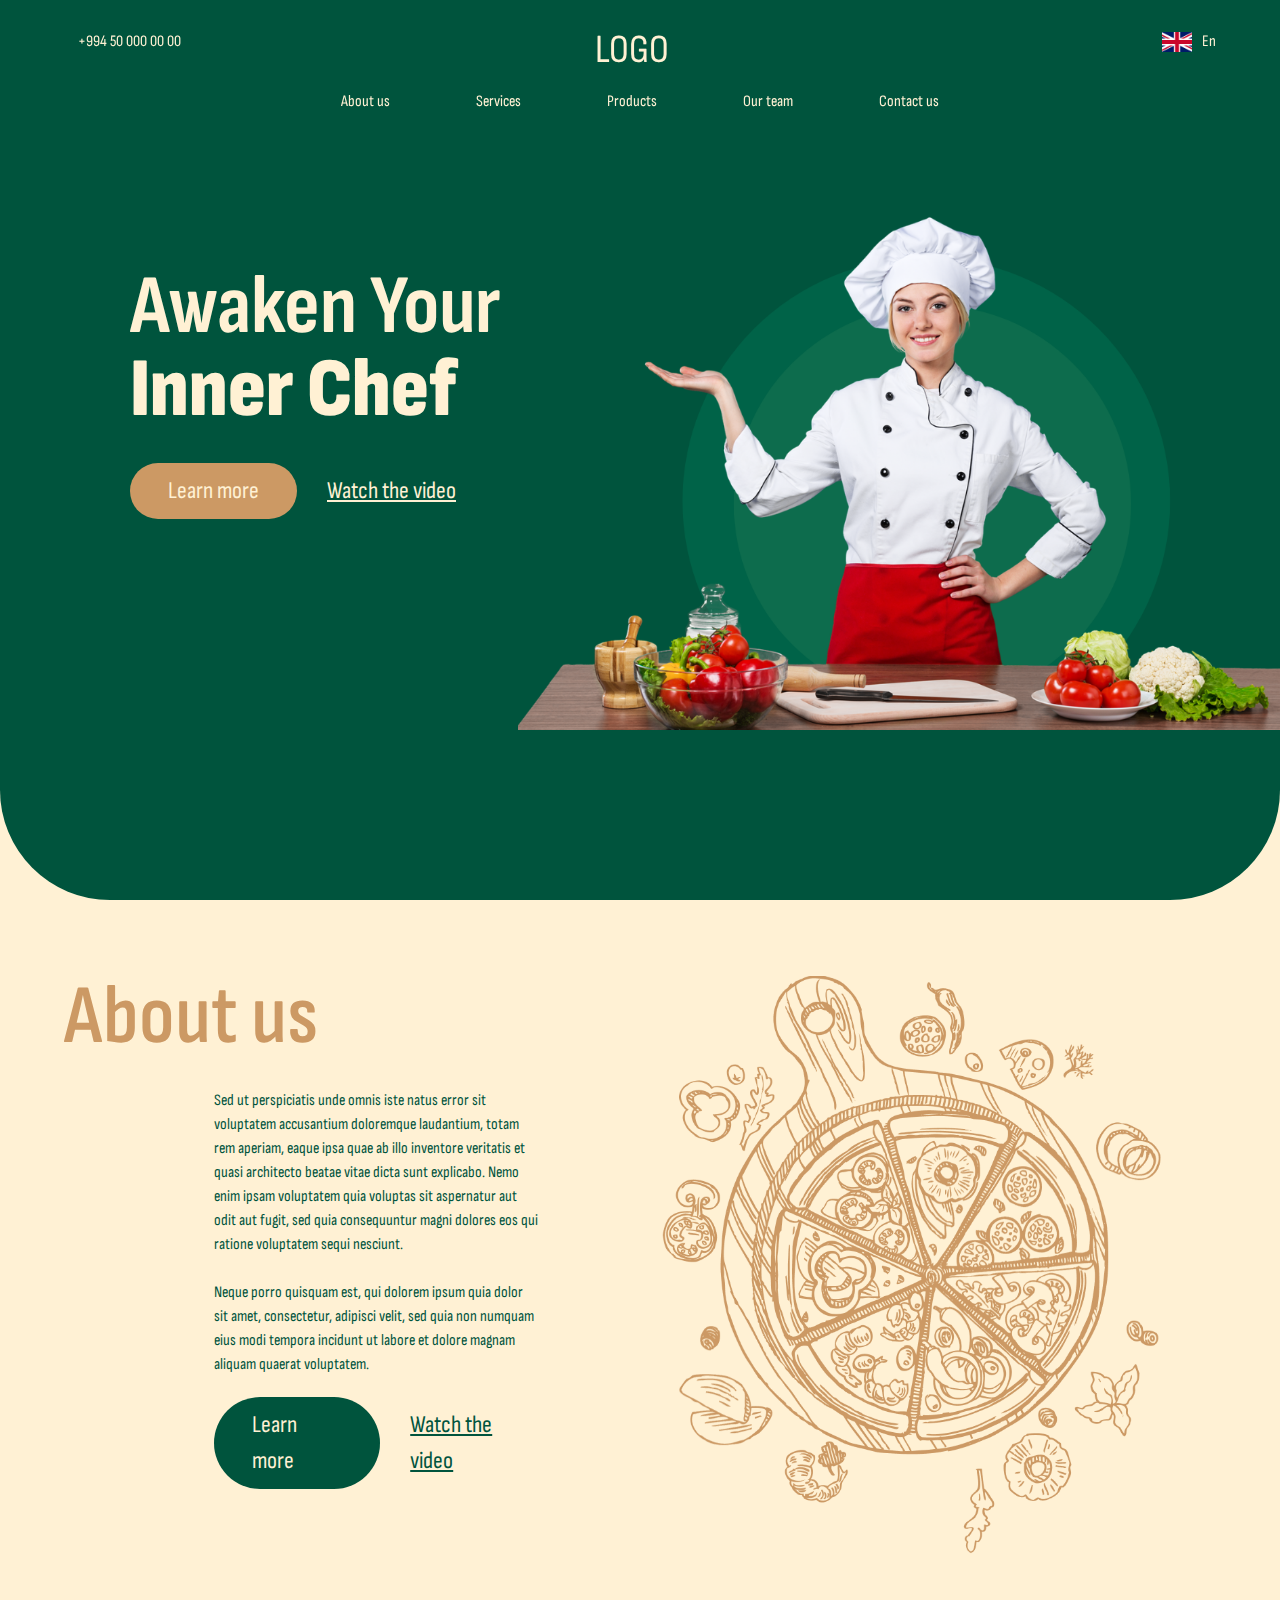
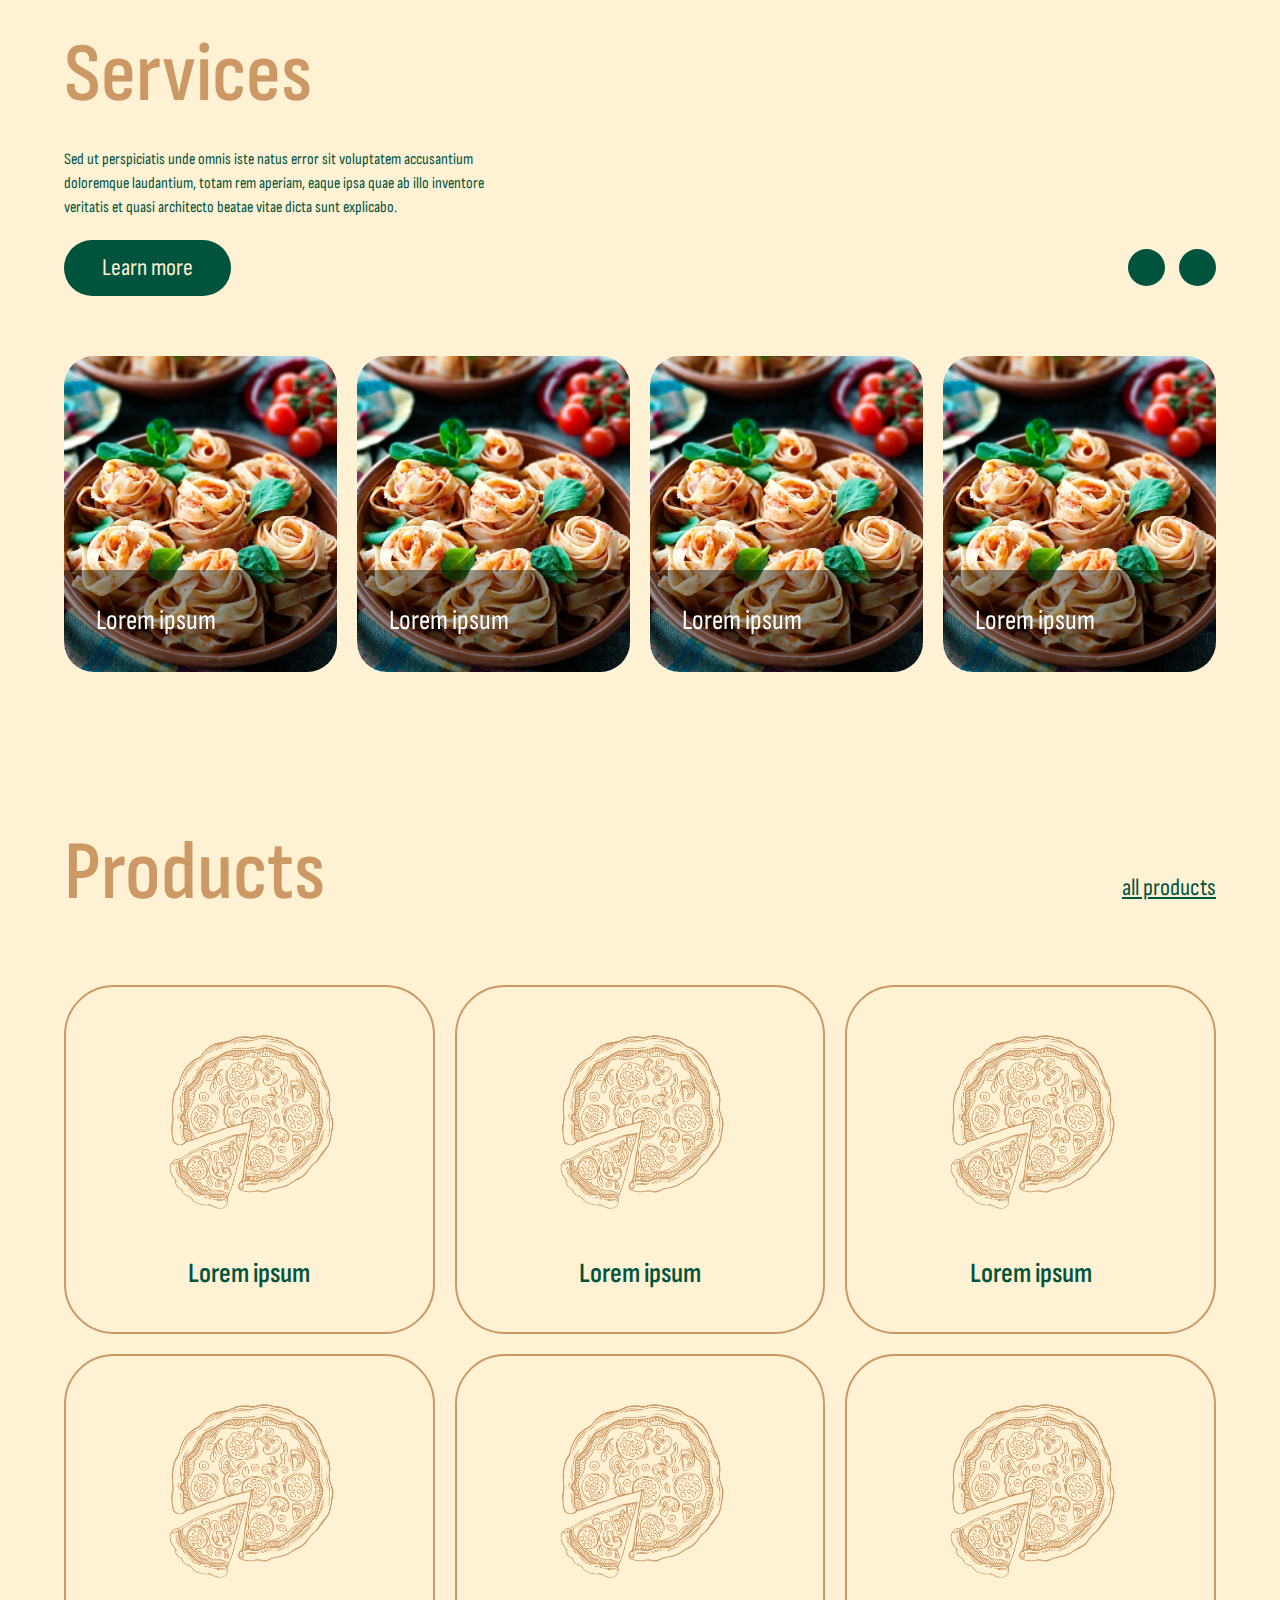
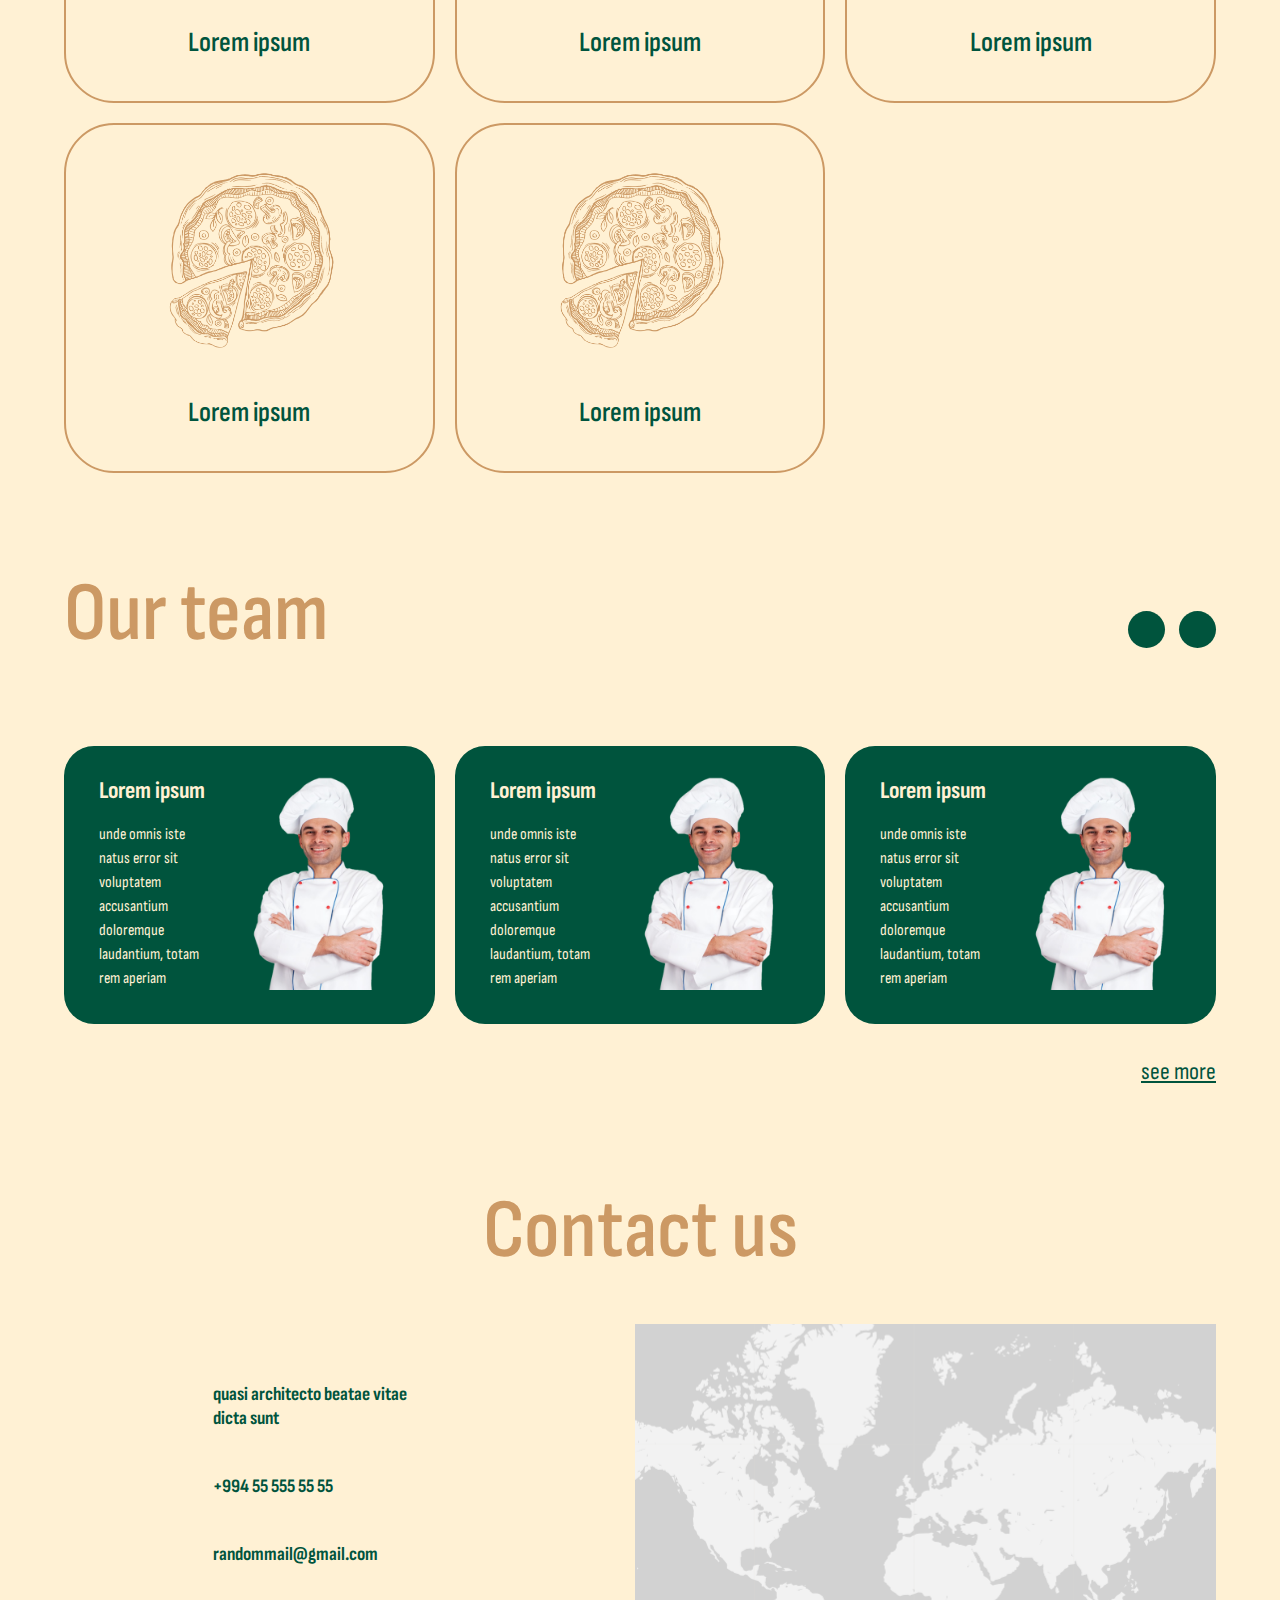
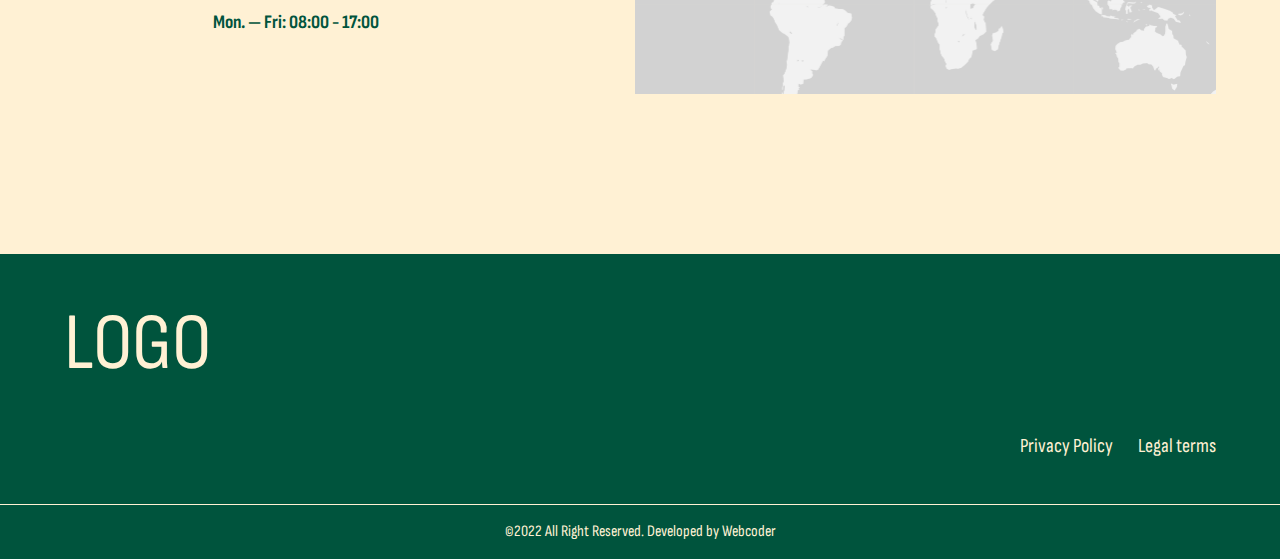
<file: index.html>
<!DOCTYPE html>
<html lang="en">
  <head>
    <meta charset="UTF-8" />
    <meta name="viewport" content="width=device-width, initial-scale=1.0" />
    <title>Chef</title>
    <link rel="stylesheet" href="./assets/css/style.css" />
    <link rel="stylesheet" href="./assets/css/general.css" />
    <link rel="stylesheet" href="./assets/css/main.css" />
    <link
      rel="stylesheet"
      href="https://cdnjs.cloudflare.com/ajax/libs/font-awesome/6.5.2/css/all.min.css"
      integrity="sha512-SnH5WK+bZxgPHs44uWIX+LLJAJ9/2PkPKZ5QiAj6Ta86w+fsb2TkcmfRyVX3pBnMFcV7oQPJkl9QevSCWr3W6A=="
      crossorigin="anonymous"
      referrerpolicy="no-referrer"
    />
    <link
      rel="stylesheet"
      href="https://cdn.jsdelivr.net/npm/swiper@11/swiper-bundle.min.css"
    />
  </head>
  <body>
    <header>
      <div class="overlay"></div>
      <nav class="navbar">
        <div class="container">
          <div class="header_top">
            <a href="#" class="phone">
              <i class="fa-solid fa-phone"></i>
              <span>+994 50 000 00 00</span>
            </a>
            <a href="index.html" class="logo">LOGO</a>
            <ul class="main_lang">
              <li class="en">
                <div class="en_img">
                  <img src="./assets/images/english.png" alt="" />
                </div>
                <a href="#" class="en">En</a>
              </li>
              <li class="ru toggle">
                <div class="ru_img">
                  <img src="./assets/images/russia.png" alt="" />
                </div>
                <a href="#">Ru</a>
              </li>
              <li class="az toggle">
                <div class="az_img">
                  <img src="./assets/images/azerbaijan.png" alt="" />
                </div>
                <a href="#">Az</a>
              </li>
              <ul class="lang">
                <li class="en toggle">
                  <div class="en_img">
                    <img src="./assets/images/english.png" alt="" />
                  </div>
                  <a href="#" class="en">En</a>
                </li>
                <li class="ru">
                  <div class="ru_img">
                    <img src="./assets/images/russia.png" alt="" />
                  </div>
                  <a href="#">Ru</a>
                </li>
                <li class="az">
                  <div class="az_img">
                    <img src="./assets/images/azerbaijan.png" alt="" />
                  </div>
                  <a href="#">Az</a>
                </li>
              </ul>
            </ul>
            <div class="menu"><i class="fa-solid fa-bars"></i></div>
          </div>
          <ul class="navbar_items">
            <li><a href="#">About us</a></li>
            <li><a href="#">Services</a></li>
            <li><a href="#">Products</a></li>
            <li><a href="#">Our team</a></li>
            <li><a href="#">Contact us</a></li>
            <li class="lang_item"></li>
            <ul class="main_lang">
              <li class="en">
                <div class="en_img">
                  <img src="./assets/images/english.png" alt="" />
                </div>
                <a href="#" class="en">En</a>
              </li>
              <li class="ru toggle">
                <div class="ru_img">
                  <img src="./assets/images/russia.png" alt="" />
                </div>
                <a href="#">Ru</a>
              </li>
              <li class="az toggle">
                <div class="az_img">
                  <img src="./assets/images/azerbaijan.png" alt="" />
                </div>
                <a href="#">Az</a>
              </li>
              <ul class="lang">
                <li class="en toggle">
                  <div class="en_img">
                    <img src="./assets/images/english.png" alt="" />
                  </div>
                  <a href="#" class="en">En</a>
                </li>
                <li class="ru">
                  <div class="ru_img">
                    <img src="./assets/images/russia.png" alt="" />
                  </div>
                  <a href="#">Ru</a>
                </li>
                <li class="az">
                  <div class="az_img">
                    <img src="./assets/images/azerbaijan.png" alt="" />
                  </div>
                  <a href="#">Az</a>
                </li>
              </ul>
            </ul>
            <li class="phone_item">
              <a href="#" class="phone">
                <i class="fa-solid fa-phone"></i>
                <span>+994 50 000 00 00</span>
              </a>
            </li>
            <li class="close-btn"><i class="fa-solid fa-xmark"></i></li>
          </ul>
        </div>
      </nav>
      <div class="header_main_block">
        <div class="header_main">
          <h1>Awaken Your <b>Inner Chef</b></h1>
          <div class="header_main_btns">
            <a href="#">Learn more</a>
            <a href="#">Watch the video</a>
          </div>
        </div>
        <div class="header_img">
          <img src="./assets/images/header1.png" alt="header_img" />
        </div>
      </div>
    </header>
    <main>
      <section class="about">
        <div class="container">
          <div class="about_text">
            <h2>About us</h2>
            <p>
              Sed ut perspiciatis unde omnis iste natus error sit voluptatem
              accusantium doloremque laudantium, totam rem aperiam, eaque ipsa
              quae ab illo inventore veritatis et quasi architecto beatae vitae
              dicta sunt explicabo. Nemo enim ipsam voluptatem quia voluptas sit
              aspernatur aut odit aut fugit, sed quia consequuntur magni dolores
              eos qui ratione voluptatem sequi nesciunt.<br /><br />
              Neque porro quisquam est, qui dolorem ipsum quia dolor sit amet,
              consectetur, adipisci velit, sed quia non numquam eius modi
              tempora incidunt ut labore et dolore magnam aliquam quaerat
              voluptatem.
            </p>
            <div class="about_text_btns">
              <a href="#">Learn more</a>
              <a href="#">Watch the video</a>
            </div>
          </div>
          <div class="about_img">
            <img src="./assets/images/about.png" alt="about" />
          </div>
        </div>
      </section>
      <section class="services">
        <div class="container">
          <h2>Services</h2>
          <p class="services_p">
            Sed ut perspiciatis unde omnis iste natus error sit voluptatem
            accusantium doloremque laudantium, totam rem aperiam, eaque ipsa
            quae ab illo inventore veritatis et quasi architecto beatae vitae
            dicta sunt explicabo.
          </p>
          <div class="services_btns">
            <a href="#" class="learn_more">Learn more</a>
            <div class="services_nav_btns">
              <a href="#" class="prev_btn"
                ><i class="fa-solid fa-chevron-left"></i
              ></a>
              <a href="#" class="next_btn"
                ><i class="fa-solid fa-chevron-right"></i
              ></a>
            </div>
          </div>
          <div class="swiper mySwiper">
            <div class="swiper-wrapper">
              <div class="swiper-slide">
                <img src="./assets/images/services.jpg" alt="services" />
                <p class="slide1_text">Lorem ipsum</p>
              </div>
              <div class="swiper-slide">
                <img src="./assets/images/services.jpg" alt="services" />
                <p class="slide1_text">Lorem ipsum</p>
              </div>
              <div class="swiper-slide">
                <img src="./assets/images/services.jpg" alt="services" />
                <p class="slide1_text">Lorem ipsum</p>
              </div>
              <div class="swiper-slide">
                <img src="./assets/images/services.jpg" alt="services" />
                <p class="slide1_text">Lorem ipsum</p>
              </div>
              <div class="swiper-slide">
                <img src="./assets/images/services.jpg" alt="services" />
                <p class="slide1_text">Lorem ipsum</p>
              </div>
              <div class="swiper-slide">
                <img src="./assets/images/services.jpg" alt="services" />
                <p class="slide1_text">Lorem ipsum</p>
              </div>
              <div class="swiper-slide">
                <img src="./assets/images/services.jpg" alt="services" />
                <p class="slide1_text">Lorem ipsum</p>
              </div>
              <div class="swiper-slide">
                <img src="./assets/images/services.jpg" alt="services" />
                <p class="slide1_text">Lorem ipsum</p>
              </div>
              <div class="swiper-slide">
                <img src="./assets/images/services.jpg" alt="services" />
                <p class="slide1_text">Lorem ipsum</p>
              </div>
            </div>
          </div>
        </div>
      </section>
      <section class="products">
        <div class="container">
          <div class="products_top">
            <h2>Products</h2>
            <a href="#" class="products_btn first">all products</a>
          </div>
          <div class="products_block">
            <div class="products_item">
              <div class="products_img">
                <img src="./assets/images/products_1.png" alt="" />
              </div>
              <p>Lorem ipsum</p>
            </div>
            <div class="products_item">
              <div class="products_img">
                <img src="./assets/images/products_1.png" alt="" />
              </div>
              <p>Lorem ipsum</p>
            </div>
            <div class="products_item">
              <div class="products_img">
                <img src="./assets/images/products_1.png" alt="" />
              </div>
              <p>Lorem ipsum</p>
            </div>
            <div class="products_item">
              <div class="products_img">
                <img src="./assets/images/products_1.png" alt="" />
              </div>
              <p>Lorem ipsum</p>
            </div>
            <div class="products_item">
              <div class="products_img">
                <img src="./assets/images/products_1.png" alt="" />
              </div>
              <p>Lorem ipsum</p>
            </div>
            <div class="products_item">
              <div class="products_img">
                <img src="./assets/images/products_1.png" alt="" />
              </div>
              <p>Lorem ipsum</p>
            </div>
            <div class="products_item">
              <div class="products_img">
                <img src="./assets/images/products_1.png" alt="" />
              </div>
              <p>Lorem ipsum</p>
            </div>
            <div class="products_item">
              <div class="products_img">
                <img src="./assets/images/products_1.png" alt="" />
              </div>
              <p>Lorem ipsum</p>
            </div>
          </div>
          <a href="#" class="products_btn second">all products</a>
        </div>
      </section>
      <section class="our_team">
        <div class="container">
          <div class="our_team_top">
            <h2>Our team</h2>
            <div class="services_nav_btns">
              <a href="#" class="prev_btn"
                ><i class="fa-solid fa-chevron-left"></i
              ></a>
              <a href="#" class="next_btn"
                ><i class="fa-solid fa-chevron-right"></i
              ></a>
            </div>
          </div>
          <div class="swiper mySwiper2">
            <div class="swiper-wrapper">
              <div class="swiper-slide">
                <div class="slide_text">
                  <h5>Lorem ipsum</h5>
                  <p>
                    unde omnis iste natus error sit voluptatem accusantium
                    doloremque laudantium, totam rem aperiam
                  </p>
                </div>
                <div class="slide_img">
                  <img src="./assets/images/our_team.png" alt="services" />
                </div>
              </div>
              <div class="swiper-slide">
                <div class="slide_text">
                  <h5>Lorem ipsum</h5>
                  <p>
                    unde omnis iste natus error sit voluptatem accusantium
                    doloremque laudantium, totam rem aperiam
                  </p>
                </div>
                <div class="slide_img">
                  <img src="./assets/images/our_team.png" alt="services" />
                </div>
              </div>
              <div class="swiper-slide">
                <div class="slide_text">
                  <h5>Lorem ipsum</h5>
                  <p>
                    unde omnis iste natus error sit voluptatem accusantium
                    doloremque laudantium, totam rem aperiam
                  </p>
                </div>
                <div class="slide_img">
                  <img src="./assets/images/our_team.png" alt="services" />
                </div>
              </div>
              <div class="swiper-slide">
                <div class="slide_text">
                  <h5>Lorem ipsum</h5>
                  <p>
                    unde omnis iste natus error sit voluptatem accusantium
                    doloremque laudantium, totam rem aperiam
                  </p>
                </div>
                <div class="slide_img">
                  <img src="./assets/images/our_team.png" alt="services" />
                </div>
              </div>
              <div class="swiper-slide">
                <div class="slide_text">
                  <h5>Lorem ipsum</h5>
                  <p>
                    unde omnis iste natus error sit voluptatem accusantium
                    doloremque laudantium, totam rem aperiam
                  </p>
                </div>
                <div class="slide_img">
                  <img src="./assets/images/our_team.png" alt="services" />
                </div>
              </div>
              <div class="swiper-slide">
                <div class="slide_text">
                  <h5>Lorem ipsum</h5>
                  <p>
                    unde omnis iste natus error sit voluptatem accusantium
                    doloremque laudantium, totam rem aperiam
                  </p>
                </div>
                <div class="slide_img">
                  <img src="./assets/images/our_team.png" alt="services" />
                </div>
              </div>
              <div class="swiper-slide">
                <div class="slide_text">
                  <h5>Lorem ipsum</h5>
                  <p>
                    unde omnis iste natus error sit voluptatem accusantium
                    doloremque laudantium, totam rem aperiam
                  </p>
                </div>
                <div class="slide_img">
                  <img src="./assets/images/our_team.png" alt="services" />
                </div>
              </div>
              <div class="swiper-slide">
                <div class="slide_text">
                  <h5>Lorem ipsum</h5>
                  <p>
                    unde omnis iste natus error sit voluptatem accusantium
                    doloremque laudantium, totam rem aperiam
                  </p>
                </div>
                <div class="slide_img">
                  <img src="./assets/images/our_team.png" alt="services" />
                </div>
              </div>
              <div class="swiper-slide">
                <div class="slide_text">
                  <h5>Lorem ipsum</h5>
                  <p>
                    unde omnis iste natus error sit voluptatem accusantium
                    doloremque laudantium, totam rem aperiam
                  </p>
                </div>
                <div class="slide_img">
                  <img src="./assets/images/our_team.png" alt="services" />
                </div>
              </div>
            </div>
          </div>
          <div class="our_team_btn">
            <a href="#">see more</a>
          </div>
        </div>
      </section>
      <section class="contact">
        <div class="container">
          <h2>Contact us</h2>
          <div class="contact_block">
            <div class="contact_text">
              <ul class="contact_list">
                <li>
                  <a href="#"
                    ><i class="fa-solid fa-location-dot"></i
                    ><span>quasi architecto beatae vitae dicta sunt</span></a
                  >
                </li>
                <li>
                  <a href="#"
                    ><i class="fa-solid fa-phone"></i>
                    <span>+994 55 555 55 55</span></a
                  >
                </li>
                <li>
                  <a href="#"
                    ><i class="fa-solid fa-envelope"></i
                    ><span>randommail@gmail.com</span></a
                  >
                </li>
                <li>
                  <a href="#"
                    ><i class="fa-solid fa-clock"></i
                    ><span>Mon. — Fri: 08:00 - 17:00 </span></a
                  >
                </li>
              </ul>
            </div>
            <div class="contact_img">
              <img src="./assets/images/contact.png" alt="map" />
            </div>
          </div>
        </div>
      </section>
    </main>
    <footer class="footer">
      <div class="container">
        <p class="footer_logo">LOGO</p>
        <div class="footer_block">
          <div class="social">
            <a href=""><i class="fa-brands fa-square-facebook"></i></a
            ><a href=""><i class="fa-brands fa-instagram"></i></a
            ><a href=""><i class="fa-brands fa-square-twitter"></i></a>
          </div>
          <div class="terms">
            <a href="">Privacy Policy</a>
            <a href="">Legal terms </a>
          </div>
        </div>
      </div>
      <div class="copyright">
        <p>©2022 All Right Reserved. Developed by <a href="#">Webcoder</a></p>
      </div>
    </footer>
    <a id="scroll_top" href="#"><i class="fa-solid fa-chevron-up"></i></a>

    <script src="https://cdn.jsdelivr.net/npm/swiper@11/swiper-bundle.min.js"></script>
    <script src="./assets/js/main.js"></script>
    <script src="./assets/js/slider.js"></script>
  </body>
</html>
</file>
<file: assets/css/style.css>
@import url("https://fonts.googleapis.com/css2?family=Sofia+Sans+Condensed:ital,wght@0,1..1000;1,1..1000&display=swap");

* {
  margin: 0;
  padding: 0;
  box-sizing: border-box;
  font-family: "Sofia Sans Condensed", sans-serif;
}

html {
  font-size: 62.5%;
}
html.active {
  overflow: hidden;
}

body {
  background-color: rgba(255, 241, 212, 1);
  font-size: 1.6rem;
  line-height: 2.4rem;
}

h2 {
  color: rgba(204, 153, 100, 1);
  font-size: clamp(4.4rem, 4.107vw + 3.086rem, 9rem);
  font-weight: 600;
  line-height: clamp(4.4rem, 4.107vw + 3.086rem, 9rem);
  margin-bottom: 3rem;
}

.container {
  width: 90%;
  height: 100%;
  max-width: 138rem;
  margin: 0 auto;
}

a {
  text-decoration: none;
}

ul {
  list-style: none;
}

img {
  width: 100%;
  height: 100%;
  object-fit: cover;
}
</file>
<file: assets/css/general.css>
/* header */

header {
  height: 100dvh;
  background-color: #00543d;
  border-bottom-left-radius: 11rem;
  border-bottom-right-radius: 11rem;
  position: relative;
  overflow: hidden;
  z-index: 12;
}

.navbar {
  width: 100%;
  top: 0;
  padding-top: 3rem;
  position: fixed;
  z-index: 12;
  color: rgba(255, 241, 212, 1);
}

.nav_scrolled {
  animation-name: fadeInDown;
  animation-duration: 1s;
  background-color: rgba(255, 241, 212, 1);
  color: #00543d;
  box-shadow: 0 12px 6px rgba(0, 0, 0, 0.06);
}

@keyframes fadeInDown {
  0% {
    opacity: 0;
    transform: translateY(-20%);
  }
  100% {
    opacity: 1;
    transform: translateY(0);
  }
}

.navbar .container .navbar_el {
  color: rgba(0, 84, 61, 1);
}

.navbar .container {
  display: flex;
  flex-direction: column;
  gap: 2rem;
}

.navbar .container a {
  color: rgba(255, 241, 212, 1);
}

.header_top {
  display: flex;
  align-items: flex-start;
  justify-content: space-between;
}

.phone {
  display: flex;
  align-items: center;
  gap: 1.4rem;
}

.logo {
  font-size: 4rem;
  line-height: 4rem;
  margin-right: 8rem;
}

.main_lang {
  position: relative;
  cursor: pointer;
}

.lang {
  position: absolute;
  left: 0;
  top: 120%;
  display: flex;
  flex-direction: column;
  align-items: flex-start;
  justify-content: center;
  gap: 0.5rem;
  cursor: pointer;
  opacity: 0;
  visibility: hidden;
  transition: all 0.3s linear;
}

.main_lang:hover .lang {
  opacity: 1;
  visibility: visible;
}

.en_img,
.ru_img,
.az_img {
  width: 3rem;
  height: 2rem;
}

.en,
.ru,
.az {
  display: flex;
  align-items: center;
  gap: 1rem;
}

.menu {
  display: none;
}

.navbar_items {
  display: flex;
  justify-content: center;
  gap: 8.6rem;
}
.navbar_items .close-btn {
  position: absolute;
  top: 2rem;
  right: 2rem;
  display: none;
  color: #00543d;
}

.navbar_items .main_lang {
  display: none;
}

.navbar_items .lang_item,
.navbar_items .phone_item {
  display: none;
}

.overlay {
  position: fixed;
  top: 0;
  left: 0;
  right: 0;
  z-index: 10;
  width: 100%;
  height: 100vh;
  background-color: #191919bf;
  transition: all 0.3s linear;
  opacity: 0;
  visibility: hidden;
}
.overlay.active {
  opacity: 1;
  visibility: visible;
}

/* footer */

.footer {
  padding-top: 5rem;
  margin-top: 16rem;
  background-color: rgba(0, 84, 61, 1);
  color: rgba(255, 241, 212, 1);
}

.footer .footer_logo {
  font-size: 8rem;
  line-height: 8rem;
}

.footer_block {
  margin-top: 5rem;
  display: flex;
  justify-content: space-between;
}

.social {
  display: flex;
  gap: 2.5rem;
}

.terms {
  display: flex;
  gap: 2.5rem;
}

.footer_block a {
  color: rgba(255, 241, 212, 1);
  font-size: 2rem;
}

.copyright {
  margin-top: 4.6rem;
  border-top: 1px solid rgba(255, 241, 212, 1);
}

.copyright p {
  text-align: center;
  padding: 1.5rem 0;
}

.copyright a {
  color: rgba(255, 241, 212, 1);
}

/* scroll_top button */

#scroll_top {
  display: inline-block;
  position: fixed;
  width: 5rem;
  height: 5rem;
  line-height: 5rem;
  z-index: 10;
  bottom: 26px;
  right: 26px;
  font-size: 15px;
  cursor: pointer;
  background-color: rgba(0, 0, 0, 0.25);
  color: #fff;
  border-radius: 50%;
  text-align: center;
  display: none;
  transition: background-color 0.3s linear;
}

#scroll_top:hover {
  background-color: #2250fc;
}

/* media query */

@media screen and (max-width: 992px) {
  .footer {
    margin-top: 0;
  }
}

@media screen and (max-width: 660px) {
  .navbar_items {
    gap: 4rem;
  }
}

@media screen and (max-width: 480px) {
  .phone {
    display: none;
  }
  .main_lang {
    display: none;
  }
  .menu {
    display: block;
  }
  .navbar_items {
    position: fixed;
    top: 0;
    left: -100%;
    height: 100%;
    width: 100%;
    background-color: rgba(255, 241, 212, 1);
    flex-direction: column;
    justify-content: center;
    align-items: center;
    font-size: 3rem;
    gap: 3rem;
    padding: 40px;
    transition: all 0.3s linear;
    z-index: 12;
  }
  .navbar_items.active {
    left: 0;
  }
  .navbar_items .close-btn {
    display: block;
  }
  .navbar_items .lang_item,
  .navbar_items .phone_item {
    display: block;
    margin-top: 4rem;
  }
  .navbar_items .main_lang {
    display: flex;
  }
  .navbar_items .phone_item .phone {
    display: flex;
  }

  .navbar .container .navbar_items li a {
    color: #00543d;
  }
  .footer_block {
    margin-top: 2.7rem;
    flex-direction: column;
    gap: 5.6rem;
  }
  .terms {
    flex-direction: column;
  }
}
</file>
<file: assets/css/main.css>
.header_main_block {
  display: flex;
  justify-content: center;
  align-items: flex-start;
  margin-top: 17rem;
}

.header_main h1 {
  max-width: 58rem;
  margin: 9.6rem 0 3rem 13rem;
  font-size: clamp(4.4rem, 4.107vw + 3.086rem, 9rem);
  line-height: clamp(4.4rem, 4.107vw + 3.086rem, 9rem);
  color: rgba(255, 241, 212, 1);
}

.header_main_btns {
  margin-left: 13rem;
  display: flex;
  flex-wrap: wrap;
  align-items: center;
  gap: 3rem;
  font-size: 2.4rem;
  line-height: 3.6rem;
}

.header_main_btns a:first-child {
  color: rgba(255, 241, 212, 1);
  background-color: rgba(204, 153, 100, 1);
  border-radius: 7rem;
  padding: 1rem 3.8rem;
}

.header_main_btns a:last-child {
  color: rgba(255, 241, 212, 1);
  text-decoration: underline;
}

.header_img {
  overflow: hidden;
  max-width: 93rem;
  position: relative;
  bottom: -3.5rem;
  right: 0;
}

.toggle {
  display: none;
}

/* about section */

.about {
  margin-top: 7.6rem;
}

.about .container {
  display: flex;
  gap: 10.7rem;
}

.about_text p {
  margin: 0 0 2rem 15rem;
  max-width: 56rem;
  color: rgba(0, 84, 61, 1);
}

.about_text_btns {
  margin-left: 15rem;
  display: flex;
  align-items: center;
  gap: 3rem;
  font-size: 2.4rem;
  line-height: 3.6rem;
}

.about_text_btns a:first-child {
  color: rgba(255, 241, 212, 1);
  background-color: rgba(0, 84, 61, 1);
  border-radius: 7rem;
  padding: 1rem 3.8rem;
}

.about_text_btns a:last-child {
  color: rgba(0, 84, 61, 1);
  text-decoration: underline;
}

/* services section */

.services {
  margin-top: 7.6rem;
}

.services .container .services_p {
  max-width: 45rem;
  color: rgba(0, 84, 61, 1);
  margin-bottom: 2rem;
}

.services_btns {
  display: flex;
  justify-content: space-between;
  align-items: center;
}

.learn_more {
  color: rgba(255, 241, 212, 1);
  background-color: rgba(0, 84, 61, 1);
  border-radius: 7rem;
  padding: 1rem 3.8rem;
  font-size: 2.4rem;
  line-height: 3.6rem;
}

.services_nav_btns {
  display: flex;
  gap: 1.4rem;
}

.services_nav_btns a {
  display: inline-block;
  text-align: center;
  color: rgba(255, 241, 212, 1);
  background-color: rgba(0, 84, 61, 1);
  width: 3.7rem;
  height: 3.7rem;
  border-radius: 50%;
  font-size: 2rem;
  line-height: 3.6rem;
}

/* slider */

.swiper {
  width: 100%;
  height: 100%;
  margin-top: 6rem;
}

.mySwiper .swiper-slide {
  position: relative;
  overflow: hidden;
  max-height: 31.6rem;
  border-radius: 3rem;
  text-align: center;
  font-size: 18px;
  background: #fff;
  display: flex;
  justify-content: center;
  align-items: center;
}

.swiper-slide .slide1_text {
  text-align: start;
  font-size: 2.8rem;
  line-height: 3.8rem;
  color: #fff;
  position: absolute;
  padding: 3.2rem;
  width: 100%;
  background-color: rgba(0, 0, 0, 0.4);
  border-bottom-left-radius: 3rem;
  border-bottom-right-radius: 3rem;
  bottom: 0;
}

/* products section */

.products {
  margin-top: 16rem;
}

.products_top {
  display: flex;
  justify-content: space-between;
  align-items: center;
}

.products_btn {
  color: rgba(0, 84, 61, 1);
  text-decoration: underline;
  font-size: 2.4rem;
  line-height: 3.6rem;
}

.products_btn.second {
  display: block;
  margin-top: 2.8rem;
  text-align: center;
  display: none;
}

.products_block {
  margin-top: 4rem;
  display: grid;
  grid-template-columns: repeat(auto-fill, minmax(29rem, 1fr));
  gap: 2rem;
}

.products_item {
  border: 2px solid rgba(204, 153, 100, 1);
  border-radius: 5rem;
  padding: 4.2rem 7.6rem;
}

.products_item p {
  margin-top: 4rem;
  color: rgba(0, 84, 61, 1);
  font-weight: 600;
  font-size: 2.8rem;
  line-height: 3.2rem;
  text-align: center;
}

/* our team section */

.our_team {
  margin-top: 10rem;
}

.our_team_top {
  display: flex;
  justify-content: space-between;
  align-items: center;
}

.mySwiper2 .swiper-slide {
  border-radius: 3rem;
  max-width: 45rem;
  background-color: rgba(0, 84, 61, 1);
  display: flex;
  padding: 2.6rem 3.5rem;
  text-align: inherit;
  display: flex;
  justify-content: space-between;
  align-items: center;
  gap: 1.6rem;
}

.slide_img {
  max-width: 18rem;
}

.slide_text h5 {
  font-size: 2.4rem;
  color: rgba(255, 241, 212, 1);
}

.slide_text p {
  margin-top: 2rem;
  color: rgba(255, 241, 212, 1);
}

.our_team_btn {
  text-align: end;
  margin-top: 3rem;
}

.our_team_btn a {
  text-decoration: underline;
  color: rgba(0, 84, 61, 1);
  font-size: 2.4rem;
  line-height: 3.6rem;
}

/* contact section */

.contact {
  margin-top: 10rem;
}

.contact h2 {
  text-align: center;
}

.contact_block {
  margin-top: 5rem;
  display: flex;
  justify-content: space-between;
  align-items: center;
  gap: 20rem;
}

.contact_text {
  margin-left: 12.7rem;
}

.contact_list {
  display: flex;
  flex-direction: column;
  gap: 4.4rem;
}

.contact_list li a {
  display: flex;
  align-items: center;
  gap: 2.2rem;
  color: rgba(0, 84, 61, 1);
  font-size: 1.9rem;
  line-height: 2.4rem;
  font-weight: bold;
}

.contact_img {
  width: 68rem;
  height: 37rem;
}

/* media query */

@media screen and (max-width: 1200px) {
  .header_main h1,
  .header_main_btns {
    margin-left: 5.7rem;
  }
  .about .container {
    flex-wrap: wrap;
  }
}

@media screen and (max-width: 992px) {
  .header_main h1 {
    margin-top: 4rem;
  }
  .header_main_block {
    flex-wrap: wrap;
  }
  .about_text p {
    margin-left: 0;
    max-width: 100%;
  }
  .about_text_btns {
    flex-wrap: wrap;
    justify-content: center;
    margin-left: 0;
  }
  .contact_block {
    flex-wrap: wrap;
    justify-content: center;
    gap: 10rem;
  }
  .contact_text {
    margin-left: 0;
  }
}

@media screen and (max-width: 660px) {
  .contact .container {
    width: 100%;
  }
  .contact .container h2 {
    margin-left: 2rem;
  }
  .contact_img {
    width: 100%;
  }
  .products_btn.first {
    display: none;
  }
  .products_btn.second {
    display: block;
  }
  .contact h2 {
    text-align: start;
  }
}

@media screen and (max-width: 480px) {
  .header_main_block {
    margin-top: 8rem;
    gap: 3rem;
  }
  .services_btns .services_nav_btns {
    display: none;
  }
  .mySwiper .swiper-slide {
    max-width: 25rem;
  }
  .our_team_top .services_nav_btns {
    display: none;
  }
  .our_team_btn {
    text-align: center;
  }
}
</file>
